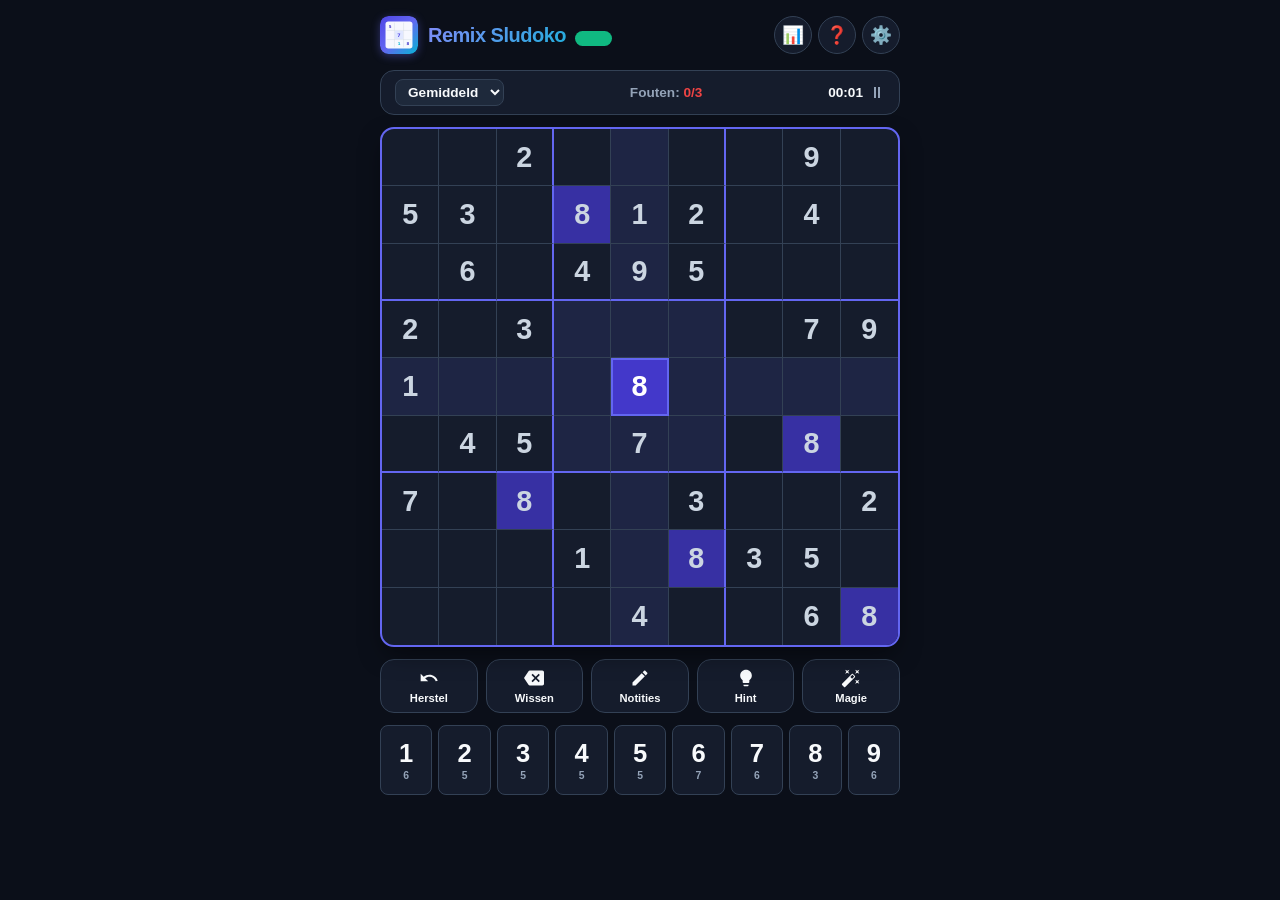
<file: pwa/index.html>
<!DOCTYPE html>
<html lang="nl" data-theme="dark">
<head>
  <meta charset="UTF-8">
  <meta name="viewport" content="width=device-width, initial-scale=1.0, maximum-scale=1.0, user-scalable=no">
  <title>Remix Sludoko - Progressive Web App (PWA)</title>
  
  <!-- PWA Meta tags -->
  <meta name="description" content="Moderne, offline-ready Progressive Web App Sudoku met notities, hints en statistieken.">
  <meta name="theme-color" content="#4f46e5">
  <meta name="mobile-web-app-capable" content="yes">
  <meta name="apple-mobile-web-app-capable" content="yes">
  <meta name="apple-mobile-web-app-status-bar-style" content="black-translucent">
  <meta name="apple-mobile-web-app-title" content="Sludoko PWA">

  <!-- Web App Manifest -->
  <link rel="manifest" href="manifest.webmanifest">
  <link rel="icon" type="image/svg+xml" href="icons/icon-192.svg">
  <link rel="apple-touch-icon" href="icons/icon-192.svg">

  <link rel="stylesheet" href="style.css">
</head>
<body>
  <div class="confetti-container" id="confetti-box"></div>

  <div class="app-container">
    <!-- Header -->
    <header class="app-header">
      <div class="brand-wrapper">
        <img src="icons/icon-192.svg" alt="Sludoko Logo" class="brand-icon">
        <h1 class="brand-title">Remix Sludoko <span class="pwa-pill">PWA</span></h1>
      </div>

      <div class="header-actions">
        <button id="install-btn" class="install-btn" title="Installeer als Progressive Web App">
          <svg width="16" height="16" viewBox="0 0 24 24" fill="currentColor">
            <path d="M19.35 10.04C18.67 6.59 15.64 4 12 4 9.11 4 6.6 5.64 5.35 8.04 2.34 8.36 0 10.91 0 14c0 3.31 2.69 6 6 6h13c2.76 0 5-2.24 5-5 0-2.64-2.05-4.78-4.65-4.96zM17 13l-5 5-5-5h3V9h4v4h3z"/>
          </svg>
          Installeer
        </button>
        <button id="stats-btn" class="icon-btn" title="Statistieken" aria-label="Statistieken">📊</button>
        <button id="help-btn" class="icon-btn" title="Uitleg en Regels" aria-label="Uitleg">❓</button>
        <button id="settings-btn" class="icon-btn" title="Instellingen" aria-label="Instellingen">⚙️</button>
      </div>
    </header>

    <!-- Status Bar (Difficulty, Timer, Mistakes) -->
    <section class="status-bar">
      <div class="diff-selector">
        <select id="difficulty-select" aria-label="Selecteer moeilijkheidsgraad">
          <option value="EASY">Makkelijk</option>
          <option value="MEDIUM" selected>Gemiddeld</option>
          <option value="HARD">Moeilijk</option>
          <option value="EXPERT">Expert</option>
        </select>
      </div>

      <div class="mistakes-box">
        Fouten: <span id="mistakes-count">0</span><span id="mistakes-max">/3</span>
      </div>

      <div class="timer-box">
        <span id="timer-text">00:00</span>
        <button id="pause-btn" class="pause-btn" title="Pauzeer spel" aria-label="Pauzeer spel">
          <span id="pause-icon">⏸</span>
        </button>
      </div>
    </section>

    <!-- Sudoku Board -->
    <main class="board-wrapper">
      <div id="sudoku-grid" class="sudoku-grid" role="grid" aria-label="Sudoku bord">
        <!-- Cells generated by app.js -->
      </div>

      <!-- Pause Overlay -->
      <div id="pause-overlay" class="pause-overlay" style="display: none;">
        <h3>Spel Gepauzeerd</h3>
        <button id="resume-btn" class="btn-primary" style="max-width: 200px;">Hervatten</button>
      </div>
    </main>

    <!-- Controls (Undo, Erase, Notes, Hint, Magic) -->
    <section class="controls-bar">
      <button id="undo-btn" class="action-btn" title="Ongedaan maken">
        <svg viewBox="0 0 24 24"><path d="M12.5 8c-2.65 0-5.05 1-6.9 2.6L2 7v9h9l-3.62-3.62c1.39-1.16 3.16-1.88 5.12-1.88 3.54 0 6.55 2.31 7.6 5.5l2.37-.78C21.08 11.03 17.15 8 12.5 8z"/></svg>
        <span>Herstel</span>
      </button>

      <button id="erase-btn" class="action-btn" title="Wis cel">
        <svg viewBox="0 0 24 24"><path d="M22 3H7c-.69 0-1.23.35-1.59.88L0 12l5.41 8.11c.36.53.9.89 1.59.89h15c1.1 0 2-.9 2-2V5c0-1.1-.9-2-2-2zm-3 12.59L17.59 17 14 13.41 10.41 17 9 15.59 12.59 12 9 8.41 10.41 7 14 10.59 17.59 7 19 8.41 15.41 12 19 15.59z"/></svg>
        <span>Wissen</span>
      </button>

      <button id="notes-toggle-btn" class="action-btn" title="Schakel notitiemodus in/uit">
        <svg viewBox="0 0 24 24"><path d="M3 17.25V21h3.75L17.81 9.94l-3.75-3.75L3 17.25zM20.71 7.04c.39-.39.39-1.02 0-1.41l-2.34-2.34c-.39-.39-1.02-.39-1.41 0l-1.83 1.83 3.75 3.75 1.83-1.83z"/></svg>
        <span>Notities</span>
      </button>

      <button id="hint-btn" class="action-btn" title="Geef een hint">
        <svg viewBox="0 0 24 24"><path d="M9 21c0 .55.45 1 1 1h4c.55 0 1-.45 1-1v-1H9v1zm3-19C8.14 2 5 5.14 5 9c0 2.38 1.19 4.47 3 5.74V17c0 .55.45 1 1 1h6c.55 0 1-.45 1-1v-2.26c1.81-1.27 3-3.36 3-5.74 0-3.86-3.14-7-7-7z"/></svg>
        <span>Hint</span>
      </button>

      <button id="magic-btn" class="action-btn" title="Automatisch notities vullen">
        <svg viewBox="0 0 24 24"><path d="M7.5 5.6L10 7 8.6 4.5 10 2 7.5 3.4 5 2l1.4 2.5L5 7zm12 9.8L17 14l1.4 2.5L17 19l2.5-1.4L22 19l-1.4-2.5L22 14zM22 2l-2.5 1.4L17 2l1.4 2.5L17 7l2.5-1.4L22 7l-1.4-2.5zm-7.63 5.29c-.39-.39-1.02-.39-1.41 0L1.29 18.96c-.39.39-.39 1.02 0 1.41l2.34 2.34c.39.39 1.02.39 1.41 0L16.7 11.05c.39-.39.39-1.02 0-1.41l-2.33-2.35zm-1.03 5.49l-2.12-2.12 2.44-2.44 2.12 2.12-2.44 2.44z"/></svg>
        <span>Magie</span>
      </button>
    </section>

    <!-- Keypad 1 t/m 9 -->
    <section class="keypad-grid" aria-label="Cijfertoetsen 1 tot 9">
      <button class="key-btn" id="key-1"><span class="key-num">1</span><span class="key-count" id="count-1">9</span></button>
      <button class="key-btn" id="key-2"><span class="key-num">2</span><span class="key-count" id="count-2">9</span></button>
      <button class="key-btn" id="key-3"><span class="key-num">3</span><span class="key-count" id="count-3">9</span></button>
      <button class="key-btn" id="key-4"><span class="key-num">4</span><span class="key-count" id="count-4">9</span></button>
      <button class="key-btn" id="key-5"><span class="key-num">5</span><span class="key-count" id="count-5">9</span></button>
      <button class="key-btn" id="key-6"><span class="key-num">6</span><span class="key-count" id="count-6">9</span></button>
      <button class="key-btn" id="key-7"><span class="key-num">7</span><span class="key-count" id="count-7">9</span></button>
      <button class="key-btn" id="key-8"><span class="key-num">8</span><span class="key-count" id="count-8">9</span></button>
      <button class="key-btn" id="key-9"><span class="key-num">9</span><span class="key-count" id="count-9">9</span></button>
    </section>
  </div>

  <!-- MODALS -->

  <!-- Victory Modal -->
  <div id="victory-modal" class="modal-overlay">
    <div class="modal-card">
      <div class="modal-header">
        <h2>🎉 Gefeliciteerd!</h2>
        <button class="close-modal-btn close-modal-trigger">&times;</button>
      </div>
      <p>Je hebt de Sudoku puzzel succesvol opgelost!</p>
      <div style="margin: 16px 0; background: var(--surface-alt); padding: 12px; border-radius: var(--radius-sm);">
        <p><strong>Niveau:</strong> <span id="victory-diff">Gemiddeld</span></p>
        <p><strong>Tijd:</strong> <span id="victory-time">00:00</span></p>
      </div>
      <button id="victory-new-game" class="btn-primary">Nieuw Spel Starten</button>
    </div>
  </div>

  <!-- Game Over Modal -->
  <div id="gameover-modal" class="modal-overlay">
    <div class="modal-card">
      <div class="modal-header">
        <h2 style="color: var(--cell-error);">Game Over</h2>
        <button class="close-modal-btn close-modal-trigger">&times;</button>
      </div>
      <p>Helaas! Je hebt 3 fouten gemaakt.</p>
      <button id="gameover-new-game" class="btn-primary">Probeer Opnieuw</button>
    </div>
  </div>

  <!-- Stats Modal -->
  <div id="stats-modal" class="modal-overlay">
    <div class="modal-card">
      <div class="modal-header">
        <h2>📊 Statistieken</h2>
        <button class="close-modal-btn close-modal-trigger">&times;</button>
      </div>
      <div style="display: grid; grid-template-columns: 1fr 1fr 1fr; gap: 8px; text-align: center; margin-bottom: 16px;">
        <div style="background: var(--surface-alt); padding: 10px; border-radius: var(--radius-sm);">
          <div style="font-size: 1.25rem; font-weight: 800;" id="stat-played">0</div>
          <div style="font-size: 0.75rem; color: var(--text-secondary);">Gespeeld</div>
        </div>
        <div style="background: var(--surface-alt); padding: 10px; border-radius: var(--radius-sm);">
          <div style="font-size: 1.25rem; font-weight: 800;" id="stat-won">0</div>
          <div style="font-size: 0.75rem; color: var(--text-secondary);">Gewonnen</div>
        </div>
        <div style="background: var(--surface-alt); padding: 10px; border-radius: var(--radius-sm);">
          <div style="font-size: 1.25rem; font-weight: 800;" id="stat-rate">0%</div>
          <div style="font-size: 0.75rem; color: var(--text-secondary);">Winst %</div>
        </div>
      </div>

      <h3 style="font-size: 0.95rem; margin-bottom: 8px;">Beste Tijden per Niveau</h3>
      <div style="display: flex; flex-direction: column; gap: 6px;">
        <div class="setting-row"><span>Makkelijk</span><strong id="best-easy">--:--</strong></div>
        <div class="setting-row"><span>Gemiddeld</span><strong id="best-medium">--:--</strong></div>
        <div class="setting-row"><span>Moeilijk</span><strong id="best-hard">--:--</strong></div>
        <div class="setting-row"><span>Expert</span><strong id="best-expert">--:--</strong></div>
      </div>
      <button class="btn-primary close-modal-trigger">Sluiten</button>
    </div>
  </div>

  <!-- Settings Modal -->
  <div id="settings-modal" class="modal-overlay">
    <div class="modal-card">
      <div class="modal-header">
        <h2>⚙️ Instellingen</h2>
        <button class="close-modal-btn close-modal-trigger">&times;</button>
      </div>

      <div class="setting-row">
        <span>Donker Thema</span>
        <label class="switch">
          <input type="checkbox" id="setting-dark-theme" checked>
          <span class="slider"></span>
        </label>
      </div>

      <div class="setting-row">
        <span>Geluidseffecten</span>
        <label class="switch">
          <input type="checkbox" id="setting-sound" checked>
          <span class="slider"></span>
        </label>
      </div>

      <div class="setting-row">
        <span>Nederlandse Spraakbegeleiding</span>
        <label class="switch">
          <input type="checkbox" id="setting-speech" checked>
          <span class="slider"></span>
        </label>
      </div>

      <div class="setting-row">
        <span>Foutlimiet (Max 3 fouten)</span>
        <label class="switch">
          <input type="checkbox" id="setting-mistakes" checked>
          <span class="slider"></span>
        </label>
      </div>

      <button class="btn-primary close-modal-trigger">Opslaan & Sluiten</button>
    </div>
  </div>

  <!-- Help / Info Modal -->
  <div id="help-modal" class="modal-overlay">
    <div class="modal-card">
      <div class="modal-header">
        <h2>❓ Speluitleg & Regels</h2>
        <button class="close-modal-btn close-modal-trigger">&times;</button>
      </div>
      <p style="font-size: 0.9rem; line-height: 1.5; margin-bottom: 12px;">
        Vul de 9x9 rasterrijen zodat elke rij, elke kolom en elk 3x3 vierkant alle cijfers van 1 tot en met 9 bevat zonder herhalingen.
      </p>
      <div style="display: flex; flex-direction: column; gap: 8px; font-size: 0.85rem;">
        <p><strong>✏️ Notities:</strong> Klik op 'Notities' om potloodmarkeringen in een cel te plaatsen.</p>
        <p><strong>💡 Hint:</strong> Geeft direct de juiste waarde van een lege cel.</p>
        <p><strong>🪄 Magie:</strong> Vult direct alle mogelijke kandidaat-notities in op het bord.</p>
        <p><strong>📱 PWA Offline:</strong> Deze web app werkt 100% offline via de ingebouwde Service Worker!</p>
      </div>
      <button class="btn-primary close-modal-trigger">Begrepen</button>
    </div>
  </div>

  <!-- Install Info Modal -->
  <div id="install-info-modal" class="modal-overlay">
    <div class="modal-card">
      <div class="modal-header">
        <h2>📱 App Installeren (PWA)</h2>
        <button class="close-modal-btn close-modal-trigger">&times;</button>
      </div>
      <p style="font-size: 0.9rem; line-height: 1.5; margin-bottom: 12px;">
        Je kunt Remix Sludoko installeren als een Progressive Web App op je telefoon of desktop zonder app store:
      </p>
      <ul style="font-size: 0.85rem; padding-left: 20px; line-height: 1.6;">
        <li><strong>Chrome / Edge / Android:</strong> Klik op de 3 puntjes rechtsboven in de browser en kies <em>"App installeren"</em> of <em>"Toevoegen aan startscherm"</em>.</li>
        <li><strong>Safari op iPhone/iPad:</strong> Tik op de <strong>Deel-knop</strong> (vierkantje met pijl omhoog) en kies <em>"Zet op beginscherm"</em>.</li>
      </ul>
      <button class="btn-primary close-modal-trigger">Sluiten</button>
    </div>
  </div>

  <script src="app.js"></script>
</body>
</html>
</file>
<file: pwa/style.css>
:root {
  --bg-color: #0b0f19;
  --surface-color: #151c2c;
  --surface-alt: #1e293b;
  --card-bg: #1e293b;
  --text-primary: #f8fafc;
  --text-secondary: #94a3b8;
  --border-color: #334155;
  --grid-line-thick: #6366f1;
  --grid-line-thin: #334155;
  --primary: #6366f1;
  --primary-hover: #4f46e5;
  --primary-light: rgba(99, 102, 241, 0.15);
  --accent: #06b6d4;
  --selected-cell: #4338ca;
  --selected-related: #1e2544;
  --selected-same-num: #3730a3;
  --cell-initial: #cbd5e1;
  --cell-user: #818cf8;
  --cell-error: #ef4444;
  --cell-error-bg: #451a1a;
  --success: #10b981;
  --radius-sm: 8px;
  --radius-md: 14px;
  --radius-lg: 20px;
  --shadow-sm: 0 2px 6px rgba(0, 0, 0, 0.3);
  --shadow-lg: 0 10px 25px -5px rgba(0, 0, 0, 0.5);
  --font-family: -apple-system, BlinkMacSystemFont, 'Segoe UI', Roboto, 'Helvetica Neue', Arial, sans-serif;
}

[data-theme="light"] {
  --bg-color: #f1f5f9;
  --surface-color: #ffffff;
  --surface-alt: #e2e8f0;
  --card-bg: #ffffff;
  --text-primary: #0f172a;
  --text-secondary: #64748b;
  --border-color: #cbd5e1;
  --grid-line-thick: #4f46e5;
  --grid-line-thin: #e2e8f0;
  --primary: #4f46e5;
  --primary-hover: #4338ca;
  --primary-light: #e0e7ff;
  --accent: #0891b2;
  --selected-cell: #c7d2fe;
  --selected-related: #eef2ff;
  --selected-same-num: #e0e7ff;
  --cell-initial: #1e293b;
  --cell-user: #4f46e5;
  --cell-error: #dc2626;
  --cell-error-bg: #fee2e2;
  --shadow-sm: 0 2px 4px rgba(0, 0, 0, 0.05);
  --shadow-lg: 0 10px 20px rgba(0, 0, 0, 0.1);
}

* {
  box-sizing: border-box;
  margin: 0;
  padding: 0;
  -webkit-tap-highlight-color: transparent;
  user-select: none;
}

body {
  font-family: var(--font-family);
  background-color: var(--bg-color);
  color: var(--text-primary);
  display: flex;
  justify-content: center;
  align-items: flex-start;
  min-height: 100vh;
  min-height: 100dvh;
  padding: 12px;
  overflow-x: hidden;
}

.app-container {
  width: 100%;
  max-width: 520px;
  display: flex;
  flex-direction: column;
  gap: 12px;
  margin: 0 auto;
}

/* App Header */
.app-header {
  display: flex;
  justify-content: space-between;
  align-items: center;
  padding: 4px 0;
}

.brand-wrapper {
  display: flex;
  align-items: center;
  gap: 10px;
}

.brand-icon {
  width: 38px;
  height: 38px;
  border-radius: var(--radius-sm);
  filter: drop-shadow(0 2px 4px rgba(99, 102, 241, 0.4));
}

.brand-title {
  font-size: 1.25rem;
  font-weight: 800;
  background: linear-gradient(135deg, #818cf8, #06b6d4);
  -webkit-background-clip: text;
  -webkit-text-fill-color: transparent;
  letter-spacing: -0.5px;
}

.pwa-pill {
  font-size: 0.65rem;
  font-weight: 700;
  background: #10b981;
  color: #ffffff;
  padding: 2px 6px;
  border-radius: 10px;
  letter-spacing: 0.5px;
  text-transform: uppercase;
  margin-left: 4px;
}

.header-actions {
  display: flex;
  gap: 6px;
}

.icon-btn {
  background: var(--surface-color);
  border: 1px solid var(--border-color);
  color: var(--text-secondary);
  border-radius: 50%;
  width: 38px;
  height: 38px;
  display: flex;
  align-items: center;
  justify-content: center;
  cursor: pointer;
  transition: all 0.15s ease;
  font-size: 1.1rem;
}

.icon-btn:hover {
  color: var(--text-primary);
  border-color: var(--primary);
  background: var(--surface-alt);
}

.install-btn {
  background: var(--primary);
  color: white;
  border: none;
  font-size: 0.8rem;
  font-weight: 700;
  padding: 0 12px;
  height: 36px;
  border-radius: 18px;
  cursor: pointer;
  display: none;
  align-items: center;
  gap: 6px;
  box-shadow: 0 2px 8px rgba(99, 102, 241, 0.4);
  transition: transform 0.15s;
}

.install-btn.visible {
  display: inline-flex;
}

.install-btn:hover {
  transform: scale(1.03);
}

/* Info Status Bar */
.status-bar {
  display: flex;
  justify-content: space-between;
  align-items: center;
  background: var(--surface-color);
  border: 1px solid var(--border-color);
  padding: 8px 14px;
  border-radius: var(--radius-md);
  font-size: 0.85rem;
}

.diff-selector select {
  background: var(--surface-alt);
  color: var(--text-primary);
  border: 1px solid var(--border-color);
  border-radius: var(--radius-sm);
  padding: 4px 8px;
  font-size: 0.85rem;
  font-weight: 600;
  outline: none;
  cursor: pointer;
}

.timer-box {
  display: flex;
  align-items: center;
  gap: 6px;
  font-weight: 700;
  font-variant-numeric: tabular-nums;
  cursor: pointer;
}

.pause-btn {
  background: none;
  border: none;
  color: var(--text-secondary);
  cursor: pointer;
  display: flex;
  align-items: center;
  font-size: 1rem;
}

.pause-btn:hover {
  color: var(--primary);
}

.mistakes-box {
  color: var(--text-secondary);
  font-weight: 600;
}

.mistakes-box span {
  color: var(--cell-error);
  font-weight: 700;
}

/* Sudoku Board */
.board-wrapper {
  position: relative;
  width: 100%;
  aspect-ratio: 1 / 1;
  background: var(--surface-color);
  border-radius: var(--radius-md);
  border: 2.5px solid var(--grid-line-thick);
  overflow: hidden;
  box-shadow: var(--shadow-lg);
}

.sudoku-grid {
  display: grid;
  grid-template-columns: repeat(9, 1fr);
  grid-template-rows: repeat(9, 1fr);
  width: 100%;
  height: 100%;
}

.sudoku-cell {
  position: relative;
  display: flex;
  align-items: center;
  justify-content: center;
  font-size: clamp(1.2rem, 5vw, 1.8rem);
  font-weight: 600;
  cursor: pointer;
  border-right: 1px solid var(--grid-line-thin);
  border-bottom: 1px solid var(--grid-line-thin);
  transition: background-color 0.1s;
}

/* 3x3 block borders */
.sudoku-cell:nth-child(3n) {
  border-right: 2px solid var(--grid-line-thick);
}
.sudoku-cell:nth-child(9n) {
  border-right: none;
}
.sudoku-cell:nth-child(n+19):nth-child(-n+27),
.sudoku-cell:nth-child(n+46):nth-child(-n+54) {
  border-bottom: 2px solid var(--grid-line-thick);
}
.sudoku-cell:nth-child(n+73):nth-child(-n+81) {
  border-bottom: none;
}

/* Cell Types */
.sudoku-cell.initial {
  color: var(--cell-initial);
  font-weight: 700;
}

.sudoku-cell.user-filled {
  color: var(--cell-user);
  font-weight: 700;
}

.sudoku-cell.same-related {
  background-color: var(--selected-related);
}

.sudoku-cell.same-value {
  background-color: var(--selected-same-num);
}

.sudoku-cell.selected {
  background-color: var(--selected-cell) !important;
  color: #ffffff !important;
  outline: 2px solid var(--primary);
  outline-offset: -2px;
  z-index: 2;
}

.sudoku-cell.error {
  background-color: var(--cell-error-bg) !important;
  color: var(--cell-error) !important;
  animation: shake 0.3s ease;
}

/* Notes Grid (mini 3x3 inside cell) */
.notes-grid {
  display: grid;
  grid-template-columns: repeat(3, 1fr);
  grid-template-rows: repeat(3, 1fr);
  width: 100%;
  height: 100%;
  padding: 2px;
  pointer-events: none;
}

.note-item {
  display: flex;
  align-items: center;
  justify-content: center;
  font-size: clamp(0.55rem, 2.2vw, 0.75rem);
  font-weight: 600;
  color: var(--text-secondary);
  line-height: 1;
}

/* Pause Overlay */
.pause-overlay {
  position: absolute;
  top: 0;
  left: 0;
  width: 100%;
  height: 100%;
  background: rgba(11, 15, 25, 0.94);
  backdrop-filter: blur(4px);
  display: flex;
  flex-direction: column;
  align-items: center;
  justify-content: center;
  gap: 16px;
  z-index: 10;
}

.pause-overlay h3 {
  font-size: 1.5rem;
  font-weight: 800;
  color: var(--text-primary);
}

/* Controls bar */
.controls-bar {
  display: grid;
  grid-template-columns: repeat(5, 1fr);
  gap: 8px;
}

.action-btn {
  background: var(--surface-color);
  border: 1px solid var(--border-color);
  color: var(--text-primary);
  border-radius: var(--radius-md);
  padding: 8px 4px;
  display: flex;
  flex-direction: column;
  align-items: center;
  justify-content: center;
  gap: 4px;
  cursor: pointer;
  transition: all 0.15s ease;
}

.action-btn svg {
  width: 20px;
  height: 20px;
  fill: currentColor;
}

.action-btn span {
  font-size: 0.7rem;
  font-weight: 600;
}

.action-btn:hover {
  background: var(--surface-alt);
  border-color: var(--primary);
}

.action-btn.active {
  background: var(--primary);
  color: white;
  border-color: var(--primary);
}

.action-btn.active svg {
  fill: white;
}

/* Keypad (1 to 9) */
.keypad-grid {
  display: grid;
  grid-template-columns: repeat(9, 1fr);
  gap: 6px;
}

.key-btn {
  position: relative;
  background: var(--surface-color);
  border: 1px solid var(--border-color);
  color: var(--text-primary);
  border-radius: var(--radius-sm);
  aspect-ratio: 3 / 4;
  display: flex;
  flex-direction: column;
  align-items: center;
  justify-content: center;
  cursor: pointer;
  font-size: clamp(1.2rem, 4vw, 1.6rem);
  font-weight: 700;
  transition: all 0.12s ease;
}

.key-btn:hover {
  background: var(--surface-alt);
  border-color: var(--primary);
  transform: translateY(-2px);
}

.key-btn:active {
  transform: translateY(0);
}

.key-count {
  font-size: 0.65rem;
  font-weight: 600;
  color: var(--text-secondary);
  margin-top: 2px;
}

.key-btn.completed {
  opacity: 0.25;
  pointer-events: none;
  background: transparent;
}

/* Modals */
.modal-overlay {
  position: fixed;
  top: 0;
  left: 0;
  right: 0;
  bottom: 0;
  background: rgba(0, 0, 0, 0.65);
  backdrop-filter: blur(4px);
  display: none;
  align-items: center;
  justify-content: center;
  padding: 16px;
  z-index: 100;
}

.modal-overlay.active {
  display: flex;
}

.modal-card {
  background: var(--card-bg);
  border: 1px solid var(--border-color);
  border-radius: var(--radius-lg);
  width: 100%;
  max-width: 440px;
  padding: 24px;
  box-shadow: var(--shadow-lg);
  max-height: 85vh;
  overflow-y: auto;
}

.modal-header {
  display: flex;
  justify-content: space-between;
  align-items: center;
  margin-bottom: 16px;
}

.modal-header h2 {
  font-size: 1.25rem;
  font-weight: 800;
}

.close-modal-btn {
  background: none;
  border: none;
  color: var(--text-secondary);
  font-size: 1.5rem;
  cursor: pointer;
}

.btn-primary {
  width: 100%;
  background: var(--primary);
  color: white;
  border: none;
  border-radius: var(--radius-md);
  padding: 12px;
  font-size: 1rem;
  font-weight: 700;
  cursor: pointer;
  margin-top: 16px;
  transition: background 0.15s;
}

.btn-primary:hover {
  background: var(--primary-hover);
}

/* Settings Items */
.setting-row {
  display: flex;
  justify-content: space-between;
  align-items: center;
  padding: 10px 0;
  border-bottom: 1px solid var(--border-color);
}

.switch {
  position: relative;
  display: inline-block;
  width: 44px;
  height: 24px;
}

.switch input {
  opacity: 0;
  width: 0;
  height: 0;
}

.slider {
  position: absolute;
  cursor: pointer;
  top: 0; left: 0; right: 0; bottom: 0;
  background-color: var(--surface-alt);
  border: 1px solid var(--border-color);
  transition: .3s;
  border-radius: 24px;
}

.slider:before {
  position: absolute;
  content: "";
  height: 18px;
  width: 18px;
  left: 2px;
  bottom: 2px;
  background-color: white;
  transition: .3s;
  border-radius: 50%;
}

input:checked + .slider {
  background-color: var(--primary);
}

input:checked + .slider:before {
  transform: translateX(20px);
}

/* Animations */
@keyframes shake {
  0%, 100% { transform: translateX(0); }
  25% { transform: translateX(-4px); }
  75% { transform: translateX(4px); }
}

/* Confetti particles */
.confetti-container {
  position: fixed;
  top: 0;
  left: 0;
  width: 100%;
  height: 100%;
  pointer-events: none;
  overflow: hidden;
  z-index: 999;
}
</file>
